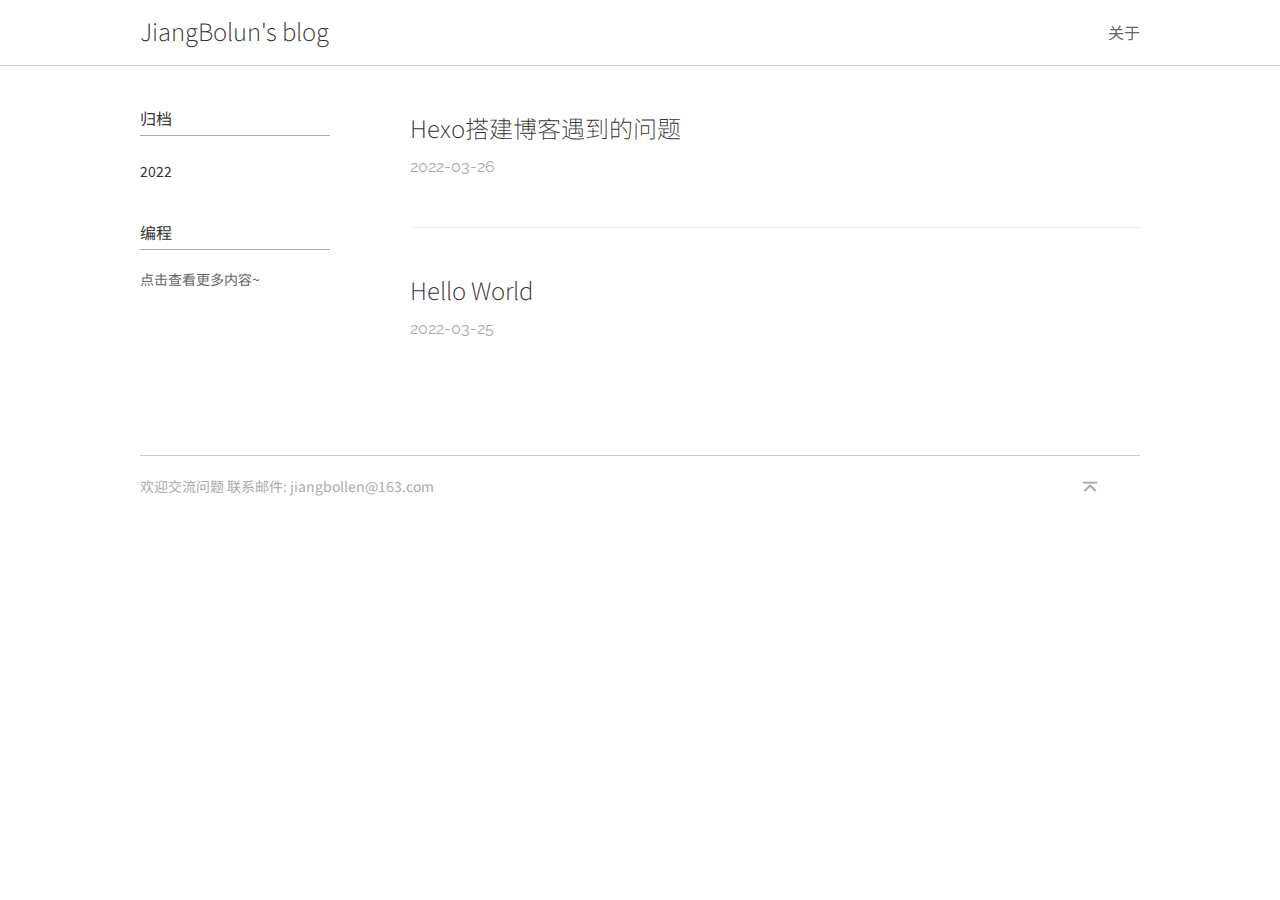
<file: index.html>
<!DOCTYPE html>
<html lang="en">
<head>
    <meta charset="utf-8">
    <meta http-equiv="X-UA-Compatible" content="IE=edge">
    <meta name="viewport" content="width=device-width, initial-scale=1">
    <meta name="description" content="">
    <title>JiangBolun's blog - </title>
    
      <link rel="icon" href="/img/favicon.ico">
    
    <meta name="keyword"  content="">
    
<link rel="stylesheet" href="/css/style.css">

    <script async src="//busuanzi.ibruce.info/busuanzi/2.3/busuanzi.pure.mini.js"></script>
<meta name="generator" content="Hexo 6.1.0"></head>


<body>
  <div class="loading-wrapper">
    <div class="loading">
      <span></span>
      <span></span>
      <span></span>
    </div>
  </div>
  <div class="page">
    <div class="head">
      <header class="head-header">
  <div class="head-authorH">
    <a href="/" class="head-authorLink">
      JiangBolun&#39;s blog</a>
    </div>
  <div class="head-right">
    <!-- <div class="head-search">
      <input class="head-searchK"></input>
      <span class="head-searchT">
        </span>
    </div> -->
    <button class="barWrap" id="barWrap-toggle">
      <span class="bar"></span>
      <span class="bar"></span>
      <span class="bar"></span>
    </button>
    <div class="head-about" id="head-about">
      
      <a class="head-aboutLink" href="/about">
        关于</a>
      
    </div>
  </div>
</header>
    </div>
    <div class="main">
      <div class="barShow-head" id="barShow">
  <ul class="barShow-ul">
    
      <li class="barShow-item">
        <a href="/archives">
          <span>归档</span>
        </a>
      </li>
    
      <li class="barShow-item">
        <a href="/categories/posts1">
          <span>编程</span>
        </a>
      </li>
    
    
      <li class="barShow-item">
        <a href="/about">
          <span>关于</span>
        </a>
      </li>
    
  </ul>
</div>
      <div class="menu-nav">
  
  <div class="menu-nav-item">
    <div class="menu-nav-item-tit">
      <a href="/archives">
        <span>
          归档</span>
      </a>
    </div>
    <div class="menu-nav-item-cont archives">
      <ul class="archive-list"><li class="archive-list-item"><a class="archive-list-link" href="/archives/2022/">2022</a></li></ul>

    </div>
  </div>
  
  <div class="menu-nav-item">
    <div class="menu-nav-item-tit">
      <a href="/categories/posts1">
        <span>
          编程</span>
      </a>
    </div>
    <div class="menu-nav-item-cont posts">
      
      <p class="menu-nav-item empty">点击查看更多内容~</p>


    </div>
  </div>
  
</div>

<div id="index-content" class="content">
  
    <article class="post-item ">
  <header class="post-item-head">
    <h2 class="post-item-title ">
      <a class="title" href="/2022/03/26/Hexo%E6%90%AD%E5%BB%BA%E5%8D%9A%E5%AE%A2%E9%81%87%E5%88%B0%E7%9A%84%E9%97%AE%E9%A2%98/">
        Hexo搭建博客遇到的问题
      </a>
    </h2>
  </header>
  <div class="post-item-datetag ">
    <div class="post-item-date">
      <time class="post-time" title="2022-03-26 17:22:28" datetime="2022-03-26T09:22:28.782Z" itemprop="datePublished">
  2022-03-26</time>
    </div>
    <div class="post-item-tag">
      
    </div>
  </div>

  <div class="article-entry " itemprop="articleBody">
    
  </div>
</article>
  
    <article class="post-item ">
  <header class="post-item-head">
    <h2 class="post-item-title ">
      <a class="title" href="/2022/03/25/hello-world/">
        Hello World
      </a>
    </h2>
  </header>
  <div class="post-item-datetag ">
    <div class="post-item-date">
      <time class="post-time" title="2022-03-25 22:19:20" datetime="2022-03-25T14:19:20.314Z" itemprop="datePublished">
  2022-03-25</time>
    </div>
    <div class="post-item-tag">
      
    </div>
  </div>

  <div class="article-entry " itemprop="articleBody">
    
  </div>
</article>
  

  <div class="pagination">
    

  </div>
</div>
    </div>
    <footer class="footer-nav">
      <div class="footer">
        <div class="back-top" id="back-top" title="Back to top">
          <i class="icon icon-chevron-bar-up"></i>
        </div>
        <span class="footer-msg">
  
  <!-- <div>
    <span id="busuanzi_container_site_pv">
      <span id="busuanzi_value_site_pv"></span> PV
    </span>
    <span id="busuanzi_container_site_uv">
      <span id="busuanzi_value_site_uv"></span> UV
    </span>
  </div> -->
  欢迎交流问题 联系邮件: jiangbollen@163.com
  <!-- 
  
  
    <span class="timeDivide">-</span>
    2022
  
  JiangBolun.
  Power by
  <a href="https://hexo.io/" target="_blank" rel="external nofollow">Hexo</a>
  and
  <a href="https://github.com/Cerallin/hexo-theme-yuzu"
      target="_blank" rel="external nofollow" title="v2.1">
    Theme Yuzu</a>. -->
</span>

      </div>
    </footer>
    


<script src="/js/clipboard/clipboard.min.js"></script>


<script src="/js/theme.js"></script>


<script src="/js/index.js"></script>




  </div>
</body>
</file>
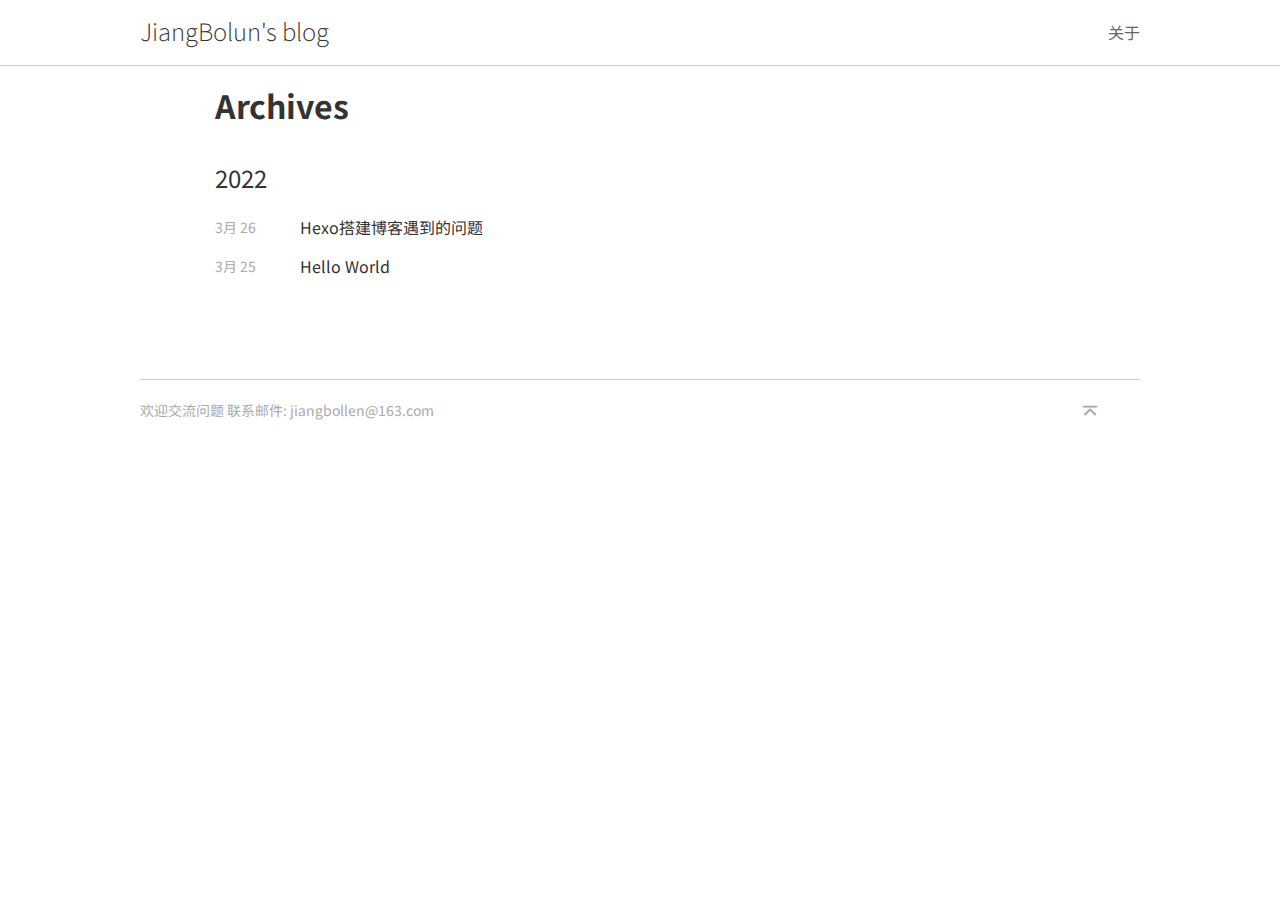
<file: archives/index.html>
<!DOCTYPE html>
<html lang="en">
<head>
    <meta charset="utf-8">
    <meta http-equiv="X-UA-Compatible" content="IE=edge">
    <meta name="viewport" content="width=device-width, initial-scale=1">
    <meta name="description" content="">
    <title>JiangBolun's blog - </title>
    
      <link rel="icon" href="/img/favicon.ico">
    
    <meta name="keyword"  content="">
    
<link rel="stylesheet" href="/css/style.css">

    <script async src="//busuanzi.ibruce.info/busuanzi/2.3/busuanzi.pure.mini.js"></script>
<meta name="generator" content="Hexo 6.1.0"></head>


<body>
  <div class="loading-wrapper">
    <div class="loading">
      <span></span>
      <span></span>
      <span></span>
    </div>
  </div>
  <div class="page">
    <div class="head">
      <header class="head-header">
  <div class="head-authorH">
    <a href="/" class="head-authorLink">
      JiangBolun&#39;s blog</a>
    </div>
  <div class="head-right">
    <!-- <div class="head-search">
      <input class="head-searchK"></input>
      <span class="head-searchT">
        </span>
    </div> -->
    <button class="barWrap" id="barWrap-toggle">
      <span class="bar"></span>
      <span class="bar"></span>
      <span class="bar"></span>
    </button>
    <div class="head-about" id="head-about">
      
      <a class="head-aboutLink" href="/about">
        关于</a>
      
    </div>
  </div>
</header>
    </div>
    <div class="main">
      <div class="barShow-head" id="barShow">
  <ul class="barShow-ul">
    
      <li class="barShow-item">
        <a href="/archives">
          <span>归档</span>
        </a>
      </li>
    
      <li class="barShow-item">
        <a href="/categories/posts1">
          <span>编程</span>
        </a>
      </li>
    
    
      <li class="barShow-item">
        <a href="/about">
          <span>关于</span>
        </a>
      </li>
    
  </ul>
</div>
      <h1 class="archive-title">
  Archives
</h1>


  
  
    
    
      
      
      <section class="archives-wrap">
        <div class="archive-year">2022</div>
        <div class="archives-year-cont">
    
    <div class="archive-item">
  <span class="archive-artDate">
    <time class="post-time" title="2022-03-26 17:22:28" datetime="2022-03-26T09:22:28.782Z" itemprop="datePublished">
      3月 26
    </time>
  </span>
  <span class="archive-arttitle">
    
        
          <a href="/2022/03/26/Hexo%E6%90%AD%E5%BB%BA%E5%8D%9A%E5%AE%A2%E9%81%87%E5%88%B0%E7%9A%84%E9%97%AE%E9%A2%98/">
            Hexo搭建博客遇到的问题
          </a>
          
                
  </span>
</div>
  
    
    
    <div class="archive-item">
  <span class="archive-artDate">
    <time class="post-time" title="2022-03-25 22:19:20" datetime="2022-03-25T14:19:20.314Z" itemprop="datePublished">
      3月 25
    </time>
  </span>
  <span class="archive-arttitle">
    
        
          <a href="/2022/03/25/hello-world/">
            Hello World
          </a>
          
                
  </span>
</div>
  
  
    </div></section>
  


<div class="pagination archive-pagination">
  

</div>


    </div>
    <footer class="footer-nav">
      <div class="footer">
        <div class="back-top" id="back-top" title="Back to top">
          <i class="icon icon-chevron-bar-up"></i>
        </div>
        <span class="footer-msg">
  
  <!-- <div>
    <span id="busuanzi_container_site_pv">
      <span id="busuanzi_value_site_pv"></span> PV
    </span>
    <span id="busuanzi_container_site_uv">
      <span id="busuanzi_value_site_uv"></span> UV
    </span>
  </div> -->
  欢迎交流问题 联系邮件: jiangbollen@163.com
  <!-- 
  
  
    <span class="timeDivide">-</span>
    2022
  
  JiangBolun.
  Power by
  <a href="https://hexo.io/" target="_blank" rel="external nofollow">Hexo</a>
  and
  <a href="https://github.com/Cerallin/hexo-theme-yuzu"
      target="_blank" rel="external nofollow" title="v2.1">
    Theme Yuzu</a>. -->
</span>

      </div>
    </footer>
    


<script src="/js/clipboard/clipboard.min.js"></script>


<script src="/js/theme.js"></script>


<script src="/js/index.js"></script>




  </div>
</body>
</file>
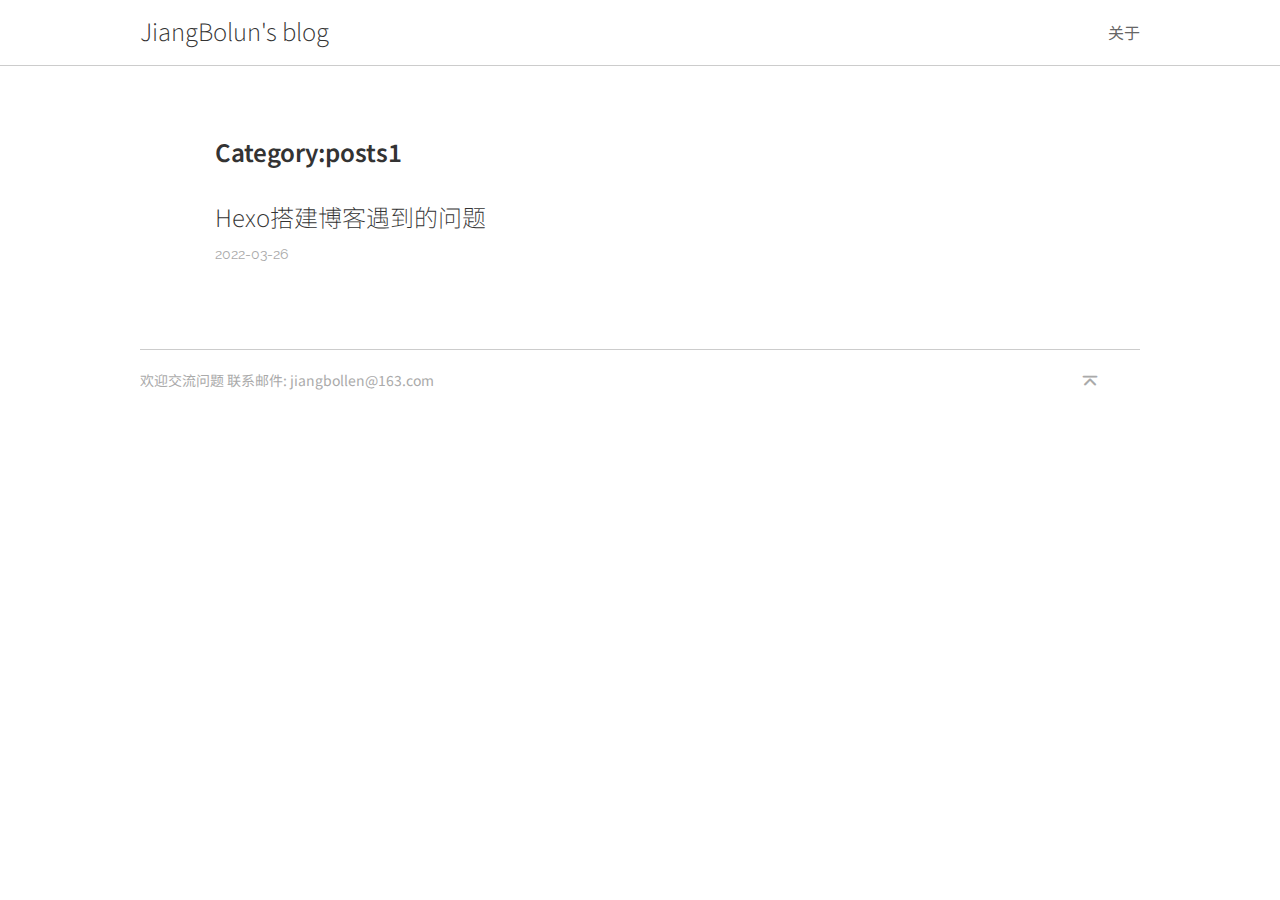
<file: categories/posts1/index.html>
<!DOCTYPE html>
<html lang="en">
<head>
    <meta charset="utf-8">
    <meta http-equiv="X-UA-Compatible" content="IE=edge">
    <meta name="viewport" content="width=device-width, initial-scale=1">
    <meta name="description" content="">
    <title>JiangBolun's blog - </title>
    
      <link rel="icon" href="/img/favicon.ico">
    
    <meta name="keyword"  content="">
    
<link rel="stylesheet" href="/css/style.css">

    <script async src="//busuanzi.ibruce.info/busuanzi/2.3/busuanzi.pure.mini.js"></script>
<meta name="generator" content="Hexo 6.1.0"></head>


<body>
  <div class="loading-wrapper">
    <div class="loading">
      <span></span>
      <span></span>
      <span></span>
    </div>
  </div>
  <div class="page">
    <div class="head">
      <header class="head-header">
  <div class="head-authorH">
    <a href="/" class="head-authorLink">
      JiangBolun&#39;s blog</a>
    </div>
  <div class="head-right">
    <!-- <div class="head-search">
      <input class="head-searchK"></input>
      <span class="head-searchT">
        </span>
    </div> -->
    <button class="barWrap" id="barWrap-toggle">
      <span class="bar"></span>
      <span class="bar"></span>
      <span class="bar"></span>
    </button>
    <div class="head-about" id="head-about">
      
      <a class="head-aboutLink" href="/about">
        关于</a>
      
    </div>
  </div>
</header>
    </div>
    <div class="main">
      <div class="barShow-head" id="barShow">
  <ul class="barShow-ul">
    
      <li class="barShow-item">
        <a href="/archives">
          <span>归档</span>
        </a>
      </li>
    
      <li class="barShow-item">
        <a href="/categories/posts1">
          <span>编程</span>
        </a>
      </li>
    
    
      <li class="barShow-item">
        <a href="/about">
          <span>关于</span>
        </a>
      </li>
    
  </ul>
</div>
      <div class="category">
  <p class="signature">
    
  </p>
  <h1>Category:posts1</h1>
  <div class="post-item-cont">
    
    <article class="post-item condense">
  <header class="post-item-head">
    <h2 class="post-item-title condense">
      <a class="title" href="/2022/03/26/Hexo%E6%90%AD%E5%BB%BA%E5%8D%9A%E5%AE%A2%E9%81%87%E5%88%B0%E7%9A%84%E9%97%AE%E9%A2%98/">
        Hexo搭建博客遇到的问题
      </a>
    </h2>
  </header>
  <div class="post-item-datetag condense">
    <div class="post-item-date">
      <time class="post-time" title="2022-03-26 17:22:28" datetime="2022-03-26T09:22:28.782Z" itemprop="datePublished">
  2022-03-26</time>
    </div>
    <div class="post-item-tag">
      
    </div>
  </div>

  <div class="article-entry condense" itemprop="articleBody">
    
  </div>
</article>
    
  </div>

  <div class="pagination">
    

  </div>
</div>

    </div>
    <footer class="footer-nav">
      <div class="footer">
        <div class="back-top" id="back-top" title="Back to top">
          <i class="icon icon-chevron-bar-up"></i>
        </div>
        <span class="footer-msg">
  
  <!-- <div>
    <span id="busuanzi_container_site_pv">
      <span id="busuanzi_value_site_pv"></span> PV
    </span>
    <span id="busuanzi_container_site_uv">
      <span id="busuanzi_value_site_uv"></span> UV
    </span>
  </div> -->
  欢迎交流问题 联系邮件: jiangbollen@163.com
  <!-- 
  
  
    <span class="timeDivide">-</span>
    2022
  
  JiangBolun.
  Power by
  <a href="https://hexo.io/" target="_blank" rel="external nofollow">Hexo</a>
  and
  <a href="https://github.com/Cerallin/hexo-theme-yuzu"
      target="_blank" rel="external nofollow" title="v2.1">
    Theme Yuzu</a>. -->
</span>

      </div>
    </footer>
    


<script src="/js/clipboard/clipboard.min.js"></script>


<script src="/js/theme.js"></script>


<script src="/js/index.js"></script>




  </div>
</body>
</file>
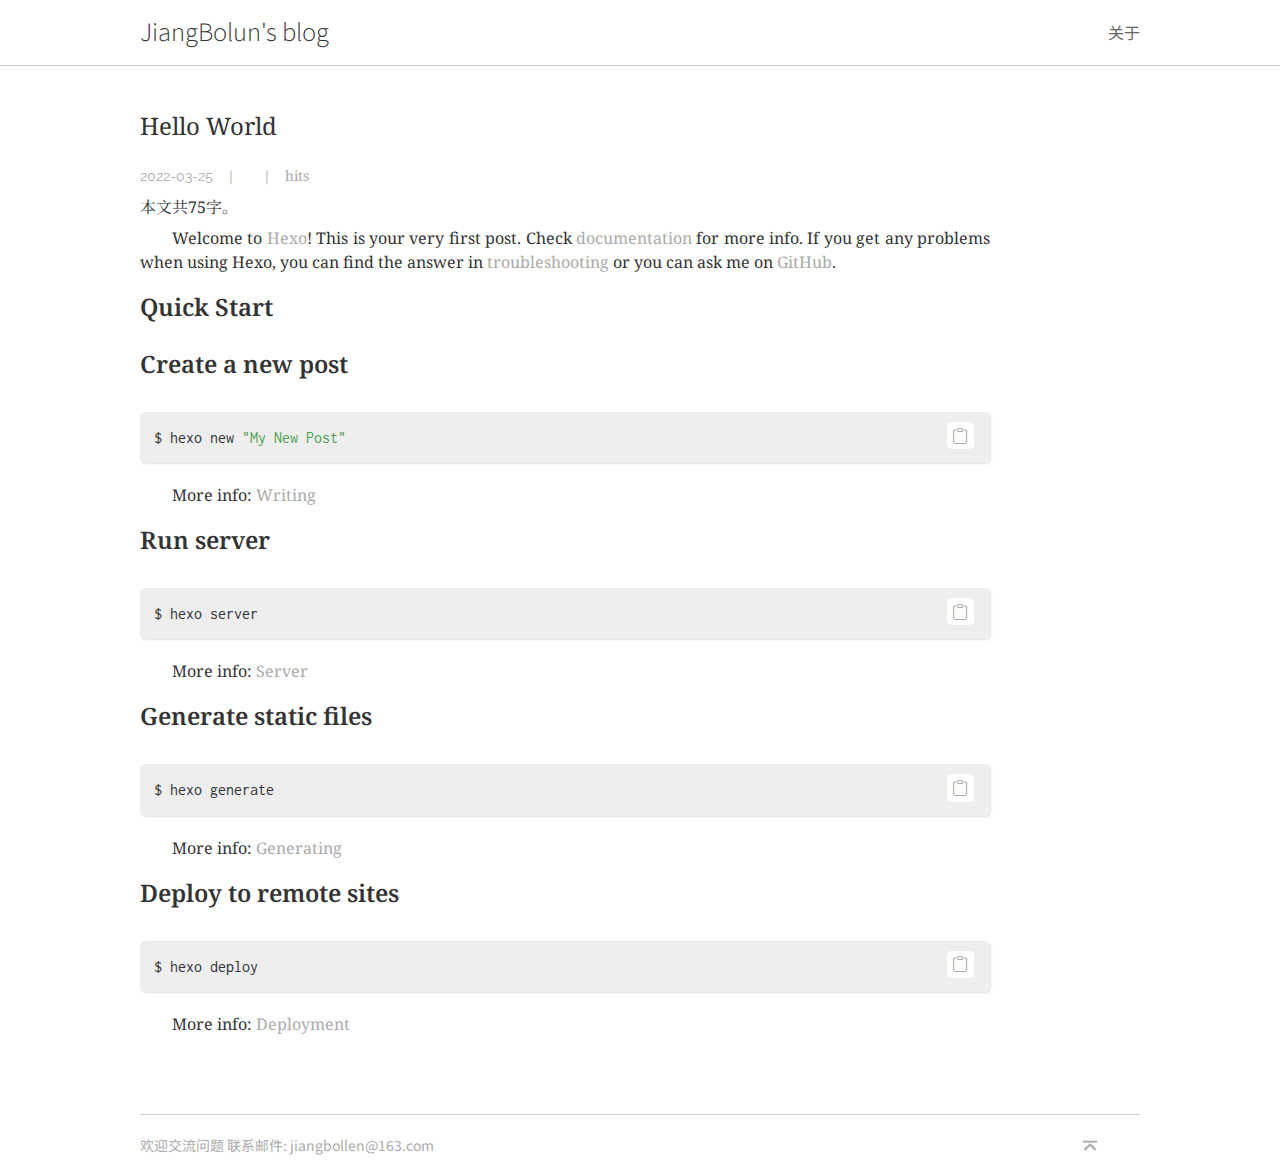
<file: 2022/03/25/hello-world/index.html>
<!DOCTYPE html>
<html lang="en">
<head>
    <meta charset="utf-8">
    <meta http-equiv="X-UA-Compatible" content="IE=edge">
    <meta name="viewport" content="width=device-width, initial-scale=1">
    <meta name="description" content="">
    <title>JiangBolun's blog - </title>
    
      <link rel="icon" href="/img/favicon.ico">
    
    <meta name="keyword"  content="">
    
<link rel="stylesheet" href="/css/style.css">

    <script async src="//busuanzi.ibruce.info/busuanzi/2.3/busuanzi.pure.mini.js"></script>
<meta name="generator" content="Hexo 6.1.0"></head>


<body>
  <div class="loading-wrapper">
    <div class="loading">
      <span></span>
      <span></span>
      <span></span>
    </div>
  </div>
  <div class="page">
    <div class="head">
      <header class="head-header">
  <div class="head-authorH">
    <a href="/" class="head-authorLink">
      JiangBolun&#39;s blog</a>
    </div>
  <div class="head-right">
    <!-- <div class="head-search">
      <input class="head-searchK"></input>
      <span class="head-searchT">
        </span>
    </div> -->
    <button class="barWrap" id="barWrap-toggle">
      <span class="bar"></span>
      <span class="bar"></span>
      <span class="bar"></span>
    </button>
    <div class="head-about" id="head-about">
      
      <a class="head-aboutLink" href="/about">
        关于</a>
      
    </div>
  </div>
</header>
    </div>
    <div class="main">
      <div class="barShow-head" id="barShow">
  <ul class="barShow-ul">
    
      <li class="barShow-item">
        <a href="/archives">
          <span>归档</span>
        </a>
      </li>
    
      <li class="barShow-item">
        <a href="/categories/posts1">
          <span>编程</span>
        </a>
      </li>
    
    
      <li class="barShow-item">
        <a href="/about">
          <span>关于</span>
        </a>
      </li>
    
  </ul>
</div>
      <article class="post" id="post">
  <header class="post-head">
    <h1 class="post-title">
      <a class="title" href="/2022/03/25/hello-world/">
        Hello World
      </a>
    </h1>
  </header>
  <div class="post-datetag">
    <div class="post-date">
      <time class="post-time" title="2022-03-25 22:19:20" datetime="2022-03-25T14:19:20.314Z" itemprop="datePublished">
  2022-03-25</time>
    </div>
    |
    <div class="post-tag">
      
    </div>
    |
    <div class="post-visit">
      <span id="busuanzi_container_page_pv">
        <span id="busuanzi_value_page_pv"></span> hits
      </span>
    </div>
  </div>

  
    <div class="post-word-count">
      

本文共75字。

    </div>
  

  

  <div class="article-entry" itemprop="articleBody">
    <p>Welcome to <a target="_blank" rel="noopener" href="https://hexo.io/">Hexo</a>! This is your very first post. Check <a target="_blank" rel="noopener" href="https://hexo.io/docs/">documentation</a> for more info. If you get any problems when using Hexo, you can find the answer in <a target="_blank" rel="noopener" href="https://hexo.io/docs/troubleshooting.html">troubleshooting</a> or you can ask me on <a target="_blank" rel="noopener" href="https://github.com/hexojs/hexo/issues">GitHub</a>.</p>
<h2 id="Quick-Start"><a href="#Quick-Start" class="headerlink" title="Quick Start"></a>Quick Start</h2><h3 id="Create-a-new-post"><a href="#Create-a-new-post" class="headerlink" title="Create a new post"></a>Create a new post</h3><figure class="highlight bash"><table><tr><td class="gutter"><pre><span class="line">1</span><br></pre></td><td class="code"><pre><span class="line">$ hexo new <span class="string">&quot;My New Post&quot;</span></span><br></pre></td></tr></table></figure>

<p>More info: <a target="_blank" rel="noopener" href="https://hexo.io/docs/writing.html">Writing</a></p>
<h3 id="Run-server"><a href="#Run-server" class="headerlink" title="Run server"></a>Run server</h3><figure class="highlight bash"><table><tr><td class="gutter"><pre><span class="line">1</span><br></pre></td><td class="code"><pre><span class="line">$ hexo server</span><br></pre></td></tr></table></figure>

<p>More info: <a target="_blank" rel="noopener" href="https://hexo.io/docs/server.html">Server</a></p>
<h3 id="Generate-static-files"><a href="#Generate-static-files" class="headerlink" title="Generate static files"></a>Generate static files</h3><figure class="highlight bash"><table><tr><td class="gutter"><pre><span class="line">1</span><br></pre></td><td class="code"><pre><span class="line">$ hexo generate</span><br></pre></td></tr></table></figure>

<p>More info: <a target="_blank" rel="noopener" href="https://hexo.io/docs/generating.html">Generating</a></p>
<h3 id="Deploy-to-remote-sites"><a href="#Deploy-to-remote-sites" class="headerlink" title="Deploy to remote sites"></a>Deploy to remote sites</h3><figure class="highlight bash"><table><tr><td class="gutter"><pre><span class="line">1</span><br></pre></td><td class="code"><pre><span class="line">$ hexo deploy</span><br></pre></td></tr></table></figure>

<p>More info: <a target="_blank" rel="noopener" href="https://hexo.io/docs/one-command-deployment.html">Deployment</a></p>

  </div>
</article>


    </div>
    <footer class="footer-nav">
      <div class="footer">
        <div class="back-top" id="back-top" title="Back to top">
          <i class="icon icon-chevron-bar-up"></i>
        </div>
        <span class="footer-msg">
  
  <!-- <div>
    <span id="busuanzi_container_site_pv">
      <span id="busuanzi_value_site_pv"></span> PV
    </span>
    <span id="busuanzi_container_site_uv">
      <span id="busuanzi_value_site_uv"></span> UV
    </span>
  </div> -->
  欢迎交流问题 联系邮件: jiangbollen@163.com
  <!-- 
  
  
    <span class="timeDivide">-</span>
    2022
  
  JiangBolun.
  Power by
  <a href="https://hexo.io/" target="_blank" rel="external nofollow">Hexo</a>
  and
  <a href="https://github.com/Cerallin/hexo-theme-yuzu"
      target="_blank" rel="external nofollow" title="v2.1">
    Theme Yuzu</a>. -->
</span>

      </div>
    </footer>
    


<script src="/js/clipboard/clipboard.min.js"></script>


<script src="/js/theme.js"></script>


<script src="/js/index.js"></script>




  </div>
</body>
</file>
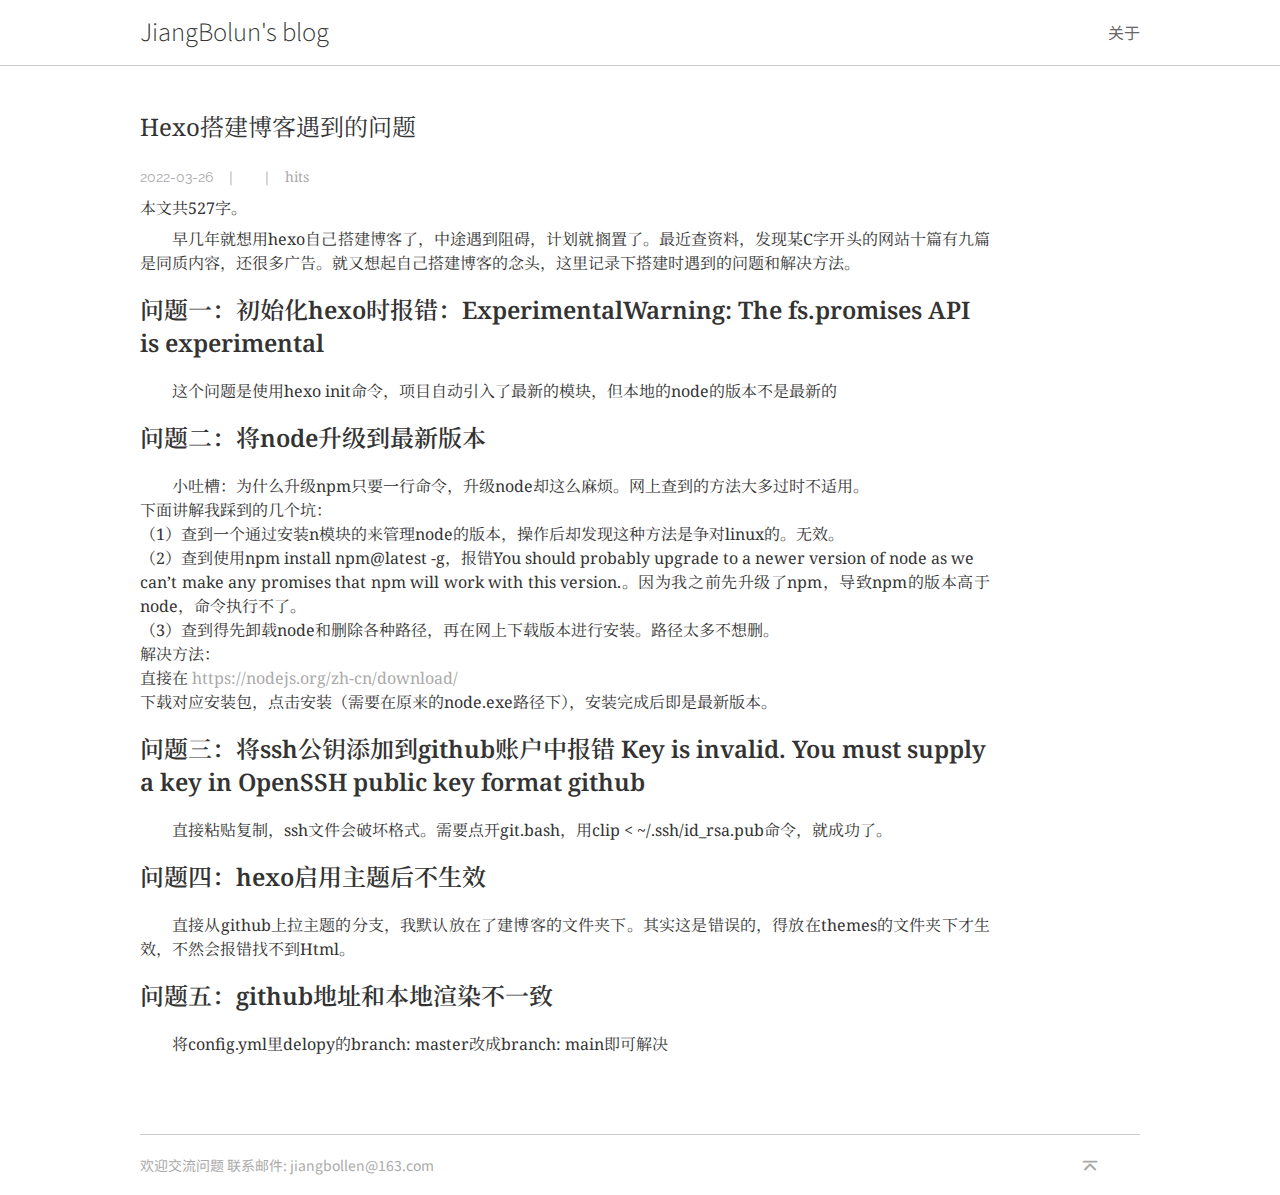
<file: 2022/03/26/Hexo搭建博客遇到的问题/index.html>
<!DOCTYPE html>
<html lang="en">
<head>
    <meta charset="utf-8">
    <meta http-equiv="X-UA-Compatible" content="IE=edge">
    <meta name="viewport" content="width=device-width, initial-scale=1">
    <meta name="description" content="">
    <title>JiangBolun's blog - </title>
    
      <link rel="icon" href="/img/favicon.ico">
    
    <meta name="keyword"  content="">
    
<link rel="stylesheet" href="/css/style.css">

    <script async src="//busuanzi.ibruce.info/busuanzi/2.3/busuanzi.pure.mini.js"></script>
<meta name="generator" content="Hexo 6.1.0"></head>


<body>
  <div class="loading-wrapper">
    <div class="loading">
      <span></span>
      <span></span>
      <span></span>
    </div>
  </div>
  <div class="page">
    <div class="head">
      <header class="head-header">
  <div class="head-authorH">
    <a href="/" class="head-authorLink">
      JiangBolun&#39;s blog</a>
    </div>
  <div class="head-right">
    <!-- <div class="head-search">
      <input class="head-searchK"></input>
      <span class="head-searchT">
        </span>
    </div> -->
    <button class="barWrap" id="barWrap-toggle">
      <span class="bar"></span>
      <span class="bar"></span>
      <span class="bar"></span>
    </button>
    <div class="head-about" id="head-about">
      
      <a class="head-aboutLink" href="/about">
        关于</a>
      
    </div>
  </div>
</header>
    </div>
    <div class="main">
      <div class="barShow-head" id="barShow">
  <ul class="barShow-ul">
    
      <li class="barShow-item">
        <a href="/archives">
          <span>归档</span>
        </a>
      </li>
    
      <li class="barShow-item">
        <a href="/categories/posts1">
          <span>编程</span>
        </a>
      </li>
    
    
      <li class="barShow-item">
        <a href="/about">
          <span>关于</span>
        </a>
      </li>
    
  </ul>
</div>
      <article class="post" id="post">
  <header class="post-head">
    <h1 class="post-title">
      <a class="title" href="/2022/03/26/Hexo%E6%90%AD%E5%BB%BA%E5%8D%9A%E5%AE%A2%E9%81%87%E5%88%B0%E7%9A%84%E9%97%AE%E9%A2%98/">
        Hexo搭建博客遇到的问题
      </a>
    </h1>
  </header>
  <div class="post-datetag">
    <div class="post-date">
      <time class="post-time" title="2022-03-26 17:22:28" datetime="2022-03-26T09:22:28.782Z" itemprop="datePublished">
  2022-03-26</time>
    </div>
    |
    <div class="post-tag">
      
    </div>
    |
    <div class="post-visit">
      <span id="busuanzi_container_page_pv">
        <span id="busuanzi_value_page_pv"></span> hits
      </span>
    </div>
  </div>

  
    <div class="post-word-count">
      

本文共527字。

    </div>
  

  

  <div class="article-entry" itemprop="articleBody">
    <p>早几年就想用hexo自己搭建博客了，中途遇到阻碍，计划就搁置了。最近查资料，发现某C字开头的网站十篇有九篇是同质内容，还很多广告。就又想起自己搭建博客的念头，这里记录下搭建时遇到的问题和解决方法。</p>
<h2 id="问题一：初始化hexo时报错：ExperimentalWarning-The-fs-promises-API-is-experimental"><a href="#问题一：初始化hexo时报错：ExperimentalWarning-The-fs-promises-API-is-experimental" class="headerlink" title="问题一：初始化hexo时报错：ExperimentalWarning: The fs.promises API is experimental"></a>问题一：初始化hexo时报错：ExperimentalWarning: The fs.promises API is experimental</h2><p>这个问题是使用hexo init命令，项目自动引入了最新的模块，但本地的node的版本不是最新的</p>
<h3 id="问题二：将node升级到最新版本"><a href="#问题二：将node升级到最新版本" class="headerlink" title="问题二：将node升级到最新版本"></a>问题二：将node升级到最新版本</h3><p>小吐槽：为什么升级npm只要一行命令，升级node却这么麻烦。网上查到的方法大多过时不适用。<br>下面讲解我踩到的几个坑：<br>（1）查到一个通过安装n模块的来管理node的版本，操作后却发现这种方法是争对linux的。无效。<br>（2）查到使用npm install npm@latest -g，报错You should probably upgrade to a newer version of node as we<br>can’t make any promises that npm will work with this version.。因为我之前先升级了npm，导致npm的版本高于node，命令执行不了。<br>（3）查到得先卸载node和删除各种路径，再在网上下载版本进行安装。路径太多不想删。<br>解决方法：<br>直接在 <a target="_blank" rel="noopener" href="https://nodejs.org/zh-cn/download/">https://nodejs.org/zh-cn/download/</a><br>下载对应安装包，点击安装（需要在原来的node.exe路径下），安装完成后即是最新版本。</p>
<h3 id="问题三：将ssh公钥添加到github账户中报错-Key-is-invalid-You-must-supply-a-key-in-OpenSSH-public-key-format-github"><a href="#问题三：将ssh公钥添加到github账户中报错-Key-is-invalid-You-must-supply-a-key-in-OpenSSH-public-key-format-github" class="headerlink" title="问题三：将ssh公钥添加到github账户中报错 Key is invalid. You must supply a key in OpenSSH public key format github"></a>问题三：将ssh公钥添加到github账户中报错 Key is invalid. You must supply a key in OpenSSH public key format github</h3><p>直接粘贴复制，ssh文件会破坏格式。需要点开git.bash，用clip &lt; ~&#x2F;.ssh&#x2F;id_rsa.pub命令，就成功了。</p>
<h3 id="问题四：hexo启用主题后不生效"><a href="#问题四：hexo启用主题后不生效" class="headerlink" title="问题四：hexo启用主题后不生效"></a>问题四：hexo启用主题后不生效</h3><p>直接从github上拉主题的分支，我默认放在了建博客的文件夹下。其实这是错误的，得放在themes的文件夹下才生效，不然会报错找不到Html。</p>
<h3 id="问题五：github地址和本地渲染不一致"><a href="#问题五：github地址和本地渲染不一致" class="headerlink" title="问题五：github地址和本地渲染不一致"></a>问题五：github地址和本地渲染不一致</h3><p>将config.yml里delopy的branch: master改成branch: main即可解决</p>

  </div>
</article>


    </div>
    <footer class="footer-nav">
      <div class="footer">
        <div class="back-top" id="back-top" title="Back to top">
          <i class="icon icon-chevron-bar-up"></i>
        </div>
        <span class="footer-msg">
  
  <!-- <div>
    <span id="busuanzi_container_site_pv">
      <span id="busuanzi_value_site_pv"></span> PV
    </span>
    <span id="busuanzi_container_site_uv">
      <span id="busuanzi_value_site_uv"></span> UV
    </span>
  </div> -->
  欢迎交流问题 联系邮件: jiangbollen@163.com
  <!-- 
  
  
    <span class="timeDivide">-</span>
    2022
  
  JiangBolun.
  Power by
  <a href="https://hexo.io/" target="_blank" rel="external nofollow">Hexo</a>
  and
  <a href="https://github.com/Cerallin/hexo-theme-yuzu"
      target="_blank" rel="external nofollow" title="v2.1">
    Theme Yuzu</a>. -->
</span>

      </div>
    </footer>
    


<script src="/js/clipboard/clipboard.min.js"></script>


<script src="/js/theme.js"></script>


<script src="/js/index.js"></script>




  </div>
</body>
</file>
<file: css/style.css>
@import url("https://fonts.googleapis.com/css2?family=Noto Sans SC&display=swap");
@import url("https://fonts.googleapis.com/css2?family=Noto Serif&display=swap");
@import url("https://fonts.googleapis.com/css2?family=Noto Serif SC&display=swap");
@import url("https://fonts.googleapis.com/css2?family=Raleway&display=swap");
@import url("https://fonts.googleapis.com/css2?family=Inconsolata&display=swap");
@font-face {
  font-family: 'icon';
  src: url("/fonts/icons.eot?9xf5m2");
  src: url("/fonts/icons.eot?9xf5m2#iefix") format('embedded-opentype'), url("/fonts/icons.ttf?9xf5m2") format('truetype'), url("/fonts/icons.woff?9xf5m2") format('woff'), url("/fonts/icons.svg?9xf5m2#icons") format('svg');
  font-weight: normal;
  font-style: normal;
  font-display: block;
}
.icon {
  font-family: 'icon';
  font-style: normal;
}
@media (prefers-color-scheme: light) {
  .icon {
    color: #aaa;
  }
}
@media (prefers-color-scheme: dark) {
  .icon {
    color: #7d7d7d;
  }
}
.icon-chevron-bar-up:before {
  content: '\e900';
}
.icon-chevron-right:before {
  content: '\e901';
}
.icon-chevron-left:before {
  content: '\e902';
}
.icon-clipboard-check:before {
  content: '\e903';
}
.icon-clipboard:before {
  content: '\e904';
}
.pagination {
  padding-bottom: 36px;
}
.pagination .nav-link {
  display: flex;
  flex-direction: row;
  align-items: center;
}
.pagination .nav-link i {
  margin-bottom: -2px;
}
.pagination .nav-link.prev {
  float: left;
}
.pagination .nav-link.next {
  float: right;
}
.archive-title {
  max-width: 850px;
  margin: 0.5em auto 1em auto;
}
.archives-wrap {
  max-width: 850px;
  margin: 0 auto;
}
.archives-wrap .archive-year {
  font-size: 24px;
  font-weight: 400;
}
@media (prefers-color-scheme: light) {
  .archives-wrap .archive-year {
    color: #333;
  }
}
@media (prefers-color-scheme: dark) {
  .archives-wrap .archive-year {
    color: #cdcdcd;
  }
}
.archives-wrap .archives-year-cont {
  padding-top: 5px;
}
.archives-wrap .archives-year-cont .archive-item {
  margin: 15px 0px;
  padding-left: 0px;
  transition: all linear 0.2s;
}
.archives-wrap .archives-year-cont .archive-item .archive-artDate {
  font-size: 14px;
  display: block;
  float: left;
  line-height: 25px;
}
@media (prefers-color-scheme: light) {
  .archives-wrap .archives-year-cont .archive-item .archive-artDate {
    color: #aaa;
  }
}
@media (prefers-color-scheme: dark) {
  .archives-wrap .archives-year-cont .archive-item .archive-artDate {
    color: #565656;
  }
}
.archives-wrap .archives-year-cont .archive-item .archive-arttitle {
  display: block;
  margin-left: 85px;
}
@media (prefers-color-scheme: light) {
  .archives-wrap .archives-year-cont .archive-item .archive-arttitle a {
    color: #333;
  }
}
@media (prefers-color-scheme: dark) {
  .archives-wrap .archives-year-cont .archive-item .archive-arttitle a {
    color: #cdcdcd;
  }
}
.archives-wrap .archives-year-cont .archive-item:hover {
  padding-left: 5px;
}
@media (prefers-color-scheme: light) {
  .archives-wrap .archives-year-cont .archive-item:hover .archive-arttitle a:hover {
    color: #838383;
  }
}
@media (prefers-color-scheme: dark) {
  .archives-wrap .archives-year-cont .archive-item:hover .archive-arttitle a:hover {
    color: #7d7d7d;
  }
}
.archive-pagination {
  max-width: 850px;
  margin: 0 auto;
  padding: 20px 0px 36px 0px;
}
.article-entry .article-more-link {
  font-family: 'Noto Sans', 'Noto Sans SC';
  text-indent: 0;
  font-size: 16px;
}
.article-entry h1,
.article-entry h2,
.article-entry h3 {
  padding: 0.5rem 0 1rem 0;
  font-size: 24px;
  font-weight: 600;
}
.article-entry h3 {
  font-weight: 600;
}
.article-entry h4 {
  padding: 0.5rem 0 1rem 0;
  font-size: 16px;
  font-weight: 600;
}
.article-entry h5 {
  padding: 0.5rem 0 1rem 0;
  font-size: 16px;
  font-weight: 400;
  font-style: italic;
}
.article-entry .table-container {
  width: 100%;
  overflow-x: auto;
}
.article-entry .table-container p {
  text-indent: 0;
}
.article-entry .table-container table,
.article-entry >table,
.article-entry div>table {
  line-height: 2em;
  border-top: 2px solid;
  border-bottom: 2px solid;
  border-collapse: collapse;
  margin-bottom: 1em;
}
@media (prefers-color-scheme: light) {
  .article-entry .table-container table,
  .article-entry >table,
  .article-entry div>table {
    border-color: #000;
  }
}
@media (prefers-color-scheme: dark) {
  .article-entry .table-container table,
  .article-entry >table,
  .article-entry div>table {
    border-color: #fff;
  }
}
.article-entry .table-container table thead,
.article-entry >table thead,
.article-entry div>table thead {
  line-height: 3em;
  border-bottom: 1px solid;
}
@media (prefers-color-scheme: light) {
  .article-entry .table-container table thead,
  .article-entry >table thead,
  .article-entry div>table thead {
    border-color: #000;
  }
}
@media (prefers-color-scheme: dark) {
  .article-entry .table-container table thead,
  .article-entry >table thead,
  .article-entry div>table thead {
    border-color: #fff;
  }
}
.article-entry .table-container table thead th,
.article-entry >table thead th,
.article-entry div>table thead th {
  padding: 0 0.5em;
}
.article-entry .table-container table td,
.article-entry >table td,
.article-entry div>table td {
  padding: 0.25em 0.5em;
  white-space: nowrap;
}
.article-entry .table-container table td:first-child,
.article-entry >table td:first-child,
.article-entry div>table td:first-child,
.article-entry .table-container table th:first-child,
.article-entry >table th:first-child,
.article-entry div>table th:first-child {
  padding-left: 1em;
}
.article-entry .table-container table td:last-child,
.article-entry >table td:last-child,
.article-entry div>table td:last-child {
  padding-right: 1em;
}
.article-entry .figure-container {
  margin-top: 1em;
}
.article-entry .figure-container p {
  text-indent: 0;
}
.article-entry .figure-container p img {
  width: 80%;
  margin-left: 10%;
  text-align: center;
}
.article-entry figure {
  margin-top: 1em;
}
.article-entry figure figcaption {
  display: none;
}
.article-entry figure img {
  width: 80%;
  margin-left: 10%;
  text-align: center;
}
.article-entry.condense .article-more-link {
  font-size: 14px;
}
.article-entry.condense h1,
.article-entry.condense h2,
.article-entry.condense h3 {
  font-size: 16px;
}
.article-entry.condense ul,
.article-entry.condense li {
  font-size: 16px;
}
.post-item {
  padding: 40px 0;
  margin: auto;
  font-family: 'Noto Serif', 'Noto Serif SC', serif;
}
.post-item .post-item-head .post-item-title {
  margin: 0px 0px 10px;
  font-size: 24px;
  font-family: 'Noto Sans', 'Noto Sans SC';
}
.post-item .post-item-head .post-item-title a {
  position: relative;
  display: inline-block;
  vertical-align: middle;
  overflow: hidden;
  text-decoration: none;
  font-weight: 200;
}
@media (prefers-color-scheme: light) {
  .post-item .post-item-head .post-item-title a {
    color: #333;
  }
}
@media (prefers-color-scheme: dark) {
  .post-item .post-item-head .post-item-title a {
    color: #cdcdcd;
  }
}
.post-item .post-item-datetag {
  margin-bottom: 10px;
  font-size: 16px;
}
@media (prefers-color-scheme: light) {
  .post-item .post-item-datetag {
    color: #aaa;
  }
}
@media (prefers-color-scheme: dark) {
  .post-item .post-item-datetag {
    color: #565656;
  }
}
.post-item .post-item-datetag .post-item-date {
  display: inline-block;
}
.post-item .post-item-datetag .post-item-date .post-time {
  font-family: 'Raleway', Georgia, 'Times New Roman', Times, serif;
}
.post-item .post-item-datetag .post-item-tag {
  display: inline-block;
  margin-left: 20px;
  font-family: 'Noto Sans', 'Noto Sans SC';
}
.post-item p {
  line-height: 1.5em;
  text-indent: 2em;
  text-align: justify;
  font-size: 16px;
  font-family: 'Noto Serif', 'Noto Serif SC', sans-serif;
  font-weight: 400;
  word-break: break-word;
  padding-top: 0.25em;
  padding-bottom: 0.5em;
}
.post-item blockquote {
  padding-bottom: 0.5em;
}
.post-item blockquote p {
  text-indent: 0;
  font-size: 16px;
}
@media (prefers-color-scheme: light) {
  .post-item blockquote p {
    color: #838383;
  }
}
@media (prefers-color-scheme: dark) {
  .post-item blockquote p {
    color: #7d7d7d;
  }
}
.post-item blockquote p:before {
  content: '“';
  padding-right: 0.25em;
  font-family: fantasy;
  font-size: 24px;
}
.post-item blockquote p:after {
  content: '”';
  padding-left: 0.25em;
  font-family: fantasy;
  font-size: 24px;
}
.post-item blockquote p {
  font-size: 16px;
}
.post-item.condense {
  padding: 10px 0;
}
.post-item.condense .post-item-head .post-item-title {
  font-size: 24px;
}
.post-item.condense .post-item-datetag {
  font-size: 14px;
}
.post-item.condense p {
  font-size: 16px;
  padding-top: 2px;
  padding-bottom: 5px;
}
.post {
  padding: 40px 0;
  margin: auto;
  font-family: 'Noto Serif', 'Noto Serif SC', sans-serif;
  counter-reset: table-num;
  counter-reset: figure-num;
}
.post .post-head .post-title {
  margin: 0px 0px 1em;
  font-size: 24px;
}
.post .post-head .post-title a {
  position: relative;
  display: inline-block;
  vertical-align: middle;
  overflow: hidden;
  text-decoration: none;
  font-weight: 400;
}
@media (prefers-color-scheme: light) {
  .post .post-head .post-title a {
    color: #333;
  }
}
@media (prefers-color-scheme: dark) {
  .post .post-head .post-title a {
    color: #cdcdcd;
  }
}
.post .post-datetag {
  font-size: 14px;
  margin-bottom: 10px;
}
@media (prefers-color-scheme: light) {
  .post .post-datetag {
    color: #aaa;
  }
}
@media (prefers-color-scheme: dark) {
  .post .post-datetag {
    color: #565656;
  }
}
.post .post-datetag .post-date {
  display: inline-block;
  margin-right: 10px;
}
.post .post-datetag .post-date .post-time {
  font-family: 'Raleway', Georgia, 'Times New Roman', Times, serif;
}
.post .post-datetag .post-tag {
  display: inline-block;
  margin: 0 10px;
}
.post .post-datetag .post-tag a {
  text-decoration: none;
}
@media (prefers-color-scheme: light) {
  .post .post-datetag .post-tag a {
    color: #aaa;
  }
}
@media (prefers-color-scheme: dark) {
  .post .post-datetag .post-tag a {
    color: #565656;
  }
}
.post .post-datetag .post-visit {
  display: inline-block;
  margin: 0 10px;
}
.post .post-word-count {
  margin-bottom: 0.25em;
}
.post .post-cc {
  font-size: 16px;
  margin-bottom: 1.25em;
}
@media (prefers-color-scheme: light) {
  .post .post-cc {
    color: #333;
  }
}
@media (prefers-color-scheme: dark) {
  .post .post-cc {
    color: #cdcdcd;
  }
}
.post p {
  line-height: 1.5em;
  text-indent: 2em;
  text-align: justify;
  font-size: 16px;
  font-family: 'Noto Serif', 'Noto Serif SC', sans-serif;
  font-weight: 400;
  word-break: break-word;
  padding-top: 0.25em;
  padding-bottom: 0.5em;
}
.post p code {
  vertical-align: middle;
  padding: 3px 0.4em;
  border-radius: 5px;
}
@media (prefers-color-scheme: light) {
  .post p code {
    color: $code-color-light;
  }
}
@media (prefers-color-scheme: dark) {
  .post p code {
    color: $code-color-dark;
  }
}
.post blockquote {
  padding-bottom: 0.5em;
}
.post blockquote p {
  text-indent: 0;
  font-size: 16px;
}
@media (prefers-color-scheme: light) {
  .post blockquote p {
    color: #838383;
  }
}
@media (prefers-color-scheme: dark) {
  .post blockquote p {
    color: #7d7d7d;
  }
}
.post blockquote p:before {
  content: '“';
  padding-right: 0.25em;
  font-family: fantasy;
  font-size: 24px;
}
.post blockquote p:after {
  content: '”';
  padding-left: 0.25em;
  font-family: fantasy;
  font-size: 24px;
}
.post .table-container {
  margin-top: 1.5em;
  margin-bottom: 1em;
}
.post .table-container table {
  margin-left: auto;
  margin-right: auto;
}
.post .table-container .table-title {
  font-size: 16px;
  font-weight: 600;
  text-align: center;
  counter-increment: table-num;
}
.post .table-container .table-title:before {
  content: '表' counter(table-num) '. ';
}
.post >table,
.post div>table {
  min-width: 60%;
  margin-top: 1.5em;
  margin-bottom: 1em;
  margin-left: auto;
  margin-right: auto;
}
.post caption {
  font-size: 16px;
  font-weight: 600;
  text-align: center;
}
.post .figure-container {
  margin-bottom: 1.5em;
}
.post .figure-container .figure-title {
  font-size: 16px;
  font-weight: 600;
  text-align: center;
  counter-increment: figure-num;
}
.post .figure-container .figure-title:before {
  content: '图' counter(figure-num) '. ';
}
.post figure figcaption {
  font-size: 16px;
  font-weight: 600;
  text-align: center;
  display: block;
  margin-top: 0.5em;
  margin-bottom: 1.5em;
}
.footer-msg a {
  text-decoration: none;
}
@media (prefers-color-scheme: light) {
  .footer-msg a {
    color: #aaa;
  }
}
@media (prefers-color-scheme: dark) {
  .footer-msg a {
    color: #565656;
  }
}
.barShow-head {
  display: none;
}
.barShow {
  animation: showBlock 0.4s forwards;
  display: block !important;
  z-index: 10;
}
.barShow-ul {
  padding-left: 20px;
  width: 100%;
  margin-top: 10px;
  margin-bottom: 10px;
}
.barShow-ul .barShow-item a {
  font-size: 16px;
  display: inline-block;
  margin: 8px auto;
  padding-left: 0px;
}
@media (prefers-color-scheme: light) {
  .barShow-ul .barShow-item a {
    color: #333;
  }
}
@media (prefers-color-scheme: dark) {
  .barShow-ul .barShow-item a {
    color: #cdcdcd;
  }
}
.barShow-hide {
  animation: hideBlock 0.4s forwards;
  z-index: 10;
  display: block !important;
  opacity: 1;
  height: 150px;
}
@-moz-keyframes showBlock {
  0% {
    opacity: 0;
  }
  100% {
    opacity: 1;
  }
}
@-webkit-keyframes showBlock {
  0% {
    opacity: 0;
  }
  100% {
    opacity: 1;
  }
}
@-o-keyframes showBlock {
  0% {
    opacity: 0;
  }
  100% {
    opacity: 1;
  }
}
@keyframes showBlock {
  0% {
    opacity: 0;
  }
  100% {
    opacity: 1;
  }
}
@-moz-keyframes hideBlock {
  0% {
    opacity: 1;
  }
  100% {
    opacity: 0;
  }
}
@-webkit-keyframes hideBlock {
  0% {
    opacity: 1;
  }
  100% {
    opacity: 0;
  }
}
@-o-keyframes hideBlock {
  0% {
    opacity: 1;
  }
  100% {
    opacity: 0;
  }
}
@keyframes hideBlock {
  0% {
    opacity: 1;
  }
  100% {
    opacity: 0;
  }
}
.head-header {
  height: 65px;
  line-height: 65px;
  max-width: 1000px;
  margin: 0 auto;
  width: 90%;
  display: flex;
  align-items: center;
  justify-content: space-between;
}
.head-authorH {
  display: inline-block;
}
.head-authorH .head-authorLink {
  font-size: 24px;
  font-weight: 200;
  text-decoration: none;
}
@media (prefers-color-scheme: light) {
  .head-authorH .head-authorLink {
    color: #333;
  }
}
@media (prefers-color-scheme: dark) {
  .head-authorH .head-authorLink {
    color: #cdcdcd;
  }
}
.head-right {
  float: right;
}
.head-right .head-search {
  display: inline-block;
}
.head-right .head-search .head-searchK {
  border: none;
  width: 0px;
  width: 166px;
  height: 38px;
  border-bottom: 1px solid;
}
@media (prefers-color-scheme: light) {
  .head-right .head-search .head-searchK {
    border-color: #eee;
  }
}
@media (prefers-color-scheme: dark) {
  .head-right .head-search .head-searchK {
    border-color: #333;
  }
}
.head-right .head-search .head-searchK:focus {
  outline: none;
}
.head-right .head-search .head-searchT {
  margin-left: 20px;
}
@media (prefers-color-scheme: light) {
  .head-right .head-search .head-searchT {
    color: #666;
  }
}
@media (prefers-color-scheme: dark) {
  .head-right .head-search .head-searchT {
    color: #9a9a9a;
  }
}
.head-right .head-about {
  display: inline-block;
  margin-left: 30px;
}
.head-right .head-about .head-aboutLink {
  text-decoration: none;
}
@media (prefers-color-scheme: light) {
  .head-right .head-about .head-aboutLink {
    color: #666;
  }
}
@media (prefers-color-scheme: dark) {
  .head-right .head-about .head-aboutLink {
    color: #9a9a9a;
  }
}
.head-right .barWrap {
  display: none;
  outline: none;
  padding: 9px 10px;
  background: transparent;
  border: none;
  user-select: none;
  cursor: pointer;
}
.head-right .barWrap .bar {
  display: block;
  width: 22px;
  height: 2px;
  border-radius: 1px;
}
@media (prefers-color-scheme: light) {
  .head-right .barWrap .bar {
    background-color: #666;
  }
}
@media (prefers-color-scheme: dark) {
  .head-right .barWrap .bar {
    background-color: #9a9a9a;
  }
}
.head-right .barWrap .bar + .bar {
  margin-top: 4px;
}
code,
.code,
.gutter,
pre {
  padding: 7px;
  font-size: 16px;
  font-family: 'Inconsolata', 'monospace', 'Open Sans', 'Microsoft Yahei', sans-serif;
}
@media (prefers-color-scheme: light) {
  code,
  .code,
  .gutter,
  pre {
    background-color: #eee;
  }
}
@media (prefers-color-scheme: dark) {
  code,
  .code,
  .gutter,
  pre {
    background-color: #282c34;
  }
}
.highlight {
  margin: 1em 0;
  overflow-x: auto;
  box-shadow: 1px 1px 2px rgba(0,0,0,0.125);
  border-radius: 5px;
}
.highlight table {
  position: relative;
  margin: 0 !important;
}
.highlight table .clipboard-btn {
  position: absolute;
  top: 0;
  right: 0;
  display: flex;
  align-items: center;
  justify-content: center;
  width: 19.2px;
  height: 19.2px;
  padding: 0.25em;
  margin: 10px 1em;
  border-radius: 5px;
  cursor: pointer;
}
@media (max-width: 750px) {
  .highlight table .clipboard-btn {
    display: none;
  }
}
@media (prefers-color-scheme: light) {
  .highlight table .clipboard-btn {
    border-color: #aaa;
  }
}
@media (prefers-color-scheme: dark) {
  .highlight table .clipboard-btn {
    border-color: #565656;
  }
}
@media (prefers-color-scheme: light) {
  .highlight table .clipboard-btn {
    background-color: #fff;
  }
}
@media (prefers-color-scheme: dark) {
  .highlight table .clipboard-btn {
    background-color: #101010;
  }
}
.highlight table .clipboard-btn i {
  font-size: 16px;
}
@media (prefers-color-scheme: light) {
  .highlight table .clipboard-btn:hover {
    background-color: #aaa;
  }
}
@media (prefers-color-scheme: dark) {
  .highlight table .clipboard-btn:hover {
    background-color: #565656;
  }
}
@media (prefers-color-scheme: light) {
  .highlight table .clipboard-btn:hover i {
    color: #333;
  }
}
@media (prefers-color-scheme: dark) {
  .highlight table .clipboard-btn:hover i {
    color: #cdcdcd;
  }
}
.highlight table .code pre {
  margin: 0;
}
.highlight .gutter {
  width: 10px;
  text-align: right;
  display: none;
}
@media (prefers-color-scheme: light) {
  .highlight .gutter {
    color: #a0a1a7;
  }
}
@media (prefers-color-scheme: dark) {
  .highlight .gutter {
    color: #5d636f;
  }
}
.highlight .gutter pre {
  margin: 0;
}
.highlight .line {
  line-height: 1.45em;
}
.highlight table,
.highlight tr {
  margin: 0;
  padding: 0;
  width: 100%;
  border-collapse: collapse;
}
@media (prefers-color-scheme: light) {
  .highlight .code .comment,
  .highlight .code .quote {
    color: #a0a1a7;
  }
}
@media (prefers-color-scheme: dark) {
  .highlight .code .comment,
  .highlight .code .quote {
    color: #5d636f;
  }
}
@media (prefers-color-scheme: light) {
  .highlight .code .keyword,
  .highlight .code .selector-tag,
  .highlight .code .addition {
    color: #a626a4;
  }
}
@media (prefers-color-scheme: dark) {
  .highlight .code .keyword,
  .highlight .code .selector-tag,
  .highlight .code .addition {
    color: #c678dd;
  }
}
@media (prefers-color-scheme: light) {
  .highlight .code .number {
    color: #986801;
  }
}
@media (prefers-color-scheme: dark) {
  .highlight .code .number {
    color: #e5c07b;
  }
}
@media (prefers-color-scheme: light) {
  .highlight .code .string,
  .highlight .code .meta .meta-string,
  .highlight .code .literal,
  .highlight .code .doctag,
  .highlight .code .regexp {
    color: #50a14f;
  }
}
@media (prefers-color-scheme: dark) {
  .highlight .code .string,
  .highlight .code .meta .meta-string,
  .highlight .code .literal,
  .highlight .code .doctag,
  .highlight .code .regexp {
    color: #98c379;
  }
}
@media (prefers-color-scheme: light) {
  .highlight .code .title,
  .highlight .code .section,
  .highlight .code .name,
  .highlight .code .selector-id,
  .highlight .code .selector-class {
    color: #4078f2;
  }
}
@media (prefers-color-scheme: dark) {
  .highlight .code .title,
  .highlight .code .section,
  .highlight .code .name,
  .highlight .code .selector-id,
  .highlight .code .selector-class {
    color: #61afef;
  }
}
@media (prefers-color-scheme: light) {
  .highlight .code .attribute,
  .highlight .code .attr,
  .highlight .code .variable,
  .highlight .code .template-variable,
  .highlight .code .class .title,
  .highlight .code .type {
    color: #c18401;
  }
}
@media (prefers-color-scheme: dark) {
  .highlight .code .attribute,
  .highlight .code .attr,
  .highlight .code .variable,
  .highlight .code .template-variable,
  .highlight .code .class .title,
  .highlight .code .type {
    color: #e06c75;
  }
}
@media (prefers-color-scheme: light) {
  .highlight .code .symbol,
  .highlight .code .bullet,
  .highlight .code .subst,
  .highlight .code .meta,
  .highlight .code .meta .keyword,
  .highlight .code .selector-attr,
  .highlight .code .selector-pseudo,
  .highlight .code .link {
    color: #c18401;
  }
}
@media (prefers-color-scheme: dark) {
  .highlight .code .symbol,
  .highlight .code .bullet,
  .highlight .code .subst,
  .highlight .code .meta,
  .highlight .code .meta .keyword,
  .highlight .code .selector-attr,
  .highlight .code .selector-pseudo,
  .highlight .code .link {
    color: #e06c75;
  }
}
@media (prefers-color-scheme: light) {
  .highlight .code .built_in,
  .highlight .code .deletion {
    color: #9b5656;
  }
}
@media (prefers-color-scheme: dark) {
  .highlight .code .built_in,
  .highlight .code .deletion {
    color: #56b5c2;
  }
}
.menu-nav {
  float: left;
  width: 19%;
  padding-top: 40px;
}
@media (prefers-color-scheme: light) {
  .menu-nav {
    color: #666;
  }
}
@media (prefers-color-scheme: dark) {
  .menu-nav {
    color: #9a9a9a;
  }
}
.menu-nav .menu-nav-item {
  font-size: 14px;
}
@media (prefers-color-scheme: light) {
  .menu-nav .menu-nav-item {
    color: #aaa;
  }
}
@media (prefers-color-scheme: dark) {
  .menu-nav .menu-nav-item {
    color: #565656;
  }
}
.menu-nav .menu-nav-item .menu-nav-item-tit {
  padding-bottom: 5px;
  border-bottom: 1px solid;
}
@media (prefers-color-scheme: light) {
  .menu-nav .menu-nav-item .menu-nav-item-tit {
    border-color: #aaa;
  }
}
@media (prefers-color-scheme: dark) {
  .menu-nav .menu-nav-item .menu-nav-item-tit {
    border-color: #565656;
  }
}
.menu-nav .menu-nav-item .menu-nav-item-tit a {
  font-size: 16px;
}
@media (prefers-color-scheme: light) {
  .menu-nav .menu-nav-item .menu-nav-item-tit a {
    color: #333;
  }
}
@media (prefers-color-scheme: dark) {
  .menu-nav .menu-nav-item .menu-nav-item-tit a {
    color: #cdcdcd;
  }
}
.menu-nav div.menu-nav-item:not(:first-of-type) {
  margin-top: 2.5em;
}
.menu-nav-item-cont {
  margin-top: 1.5em;
}
.menu-nav-item-cont .menu-nav-item {
  line-height: 1.25em;
  white-space: normal;
  padding-bottom: 1em;
  word-wrap: break-word;
}
@media (prefers-color-scheme: light) {
  .menu-nav-item-cont .menu-nav-item a {
    color: #333;
  }
}
@media (prefers-color-scheme: dark) {
  .menu-nav-item-cont .menu-nav-item a {
    color: #cdcdcd;
  }
}
@media (prefers-color-scheme: light) {
  .menu-nav-item-cont .menu-nav-item.empty {
    color: #666;
  }
}
@media (prefers-color-scheme: dark) {
  .menu-nav-item-cont .menu-nav-item.empty {
    color: #9a9a9a;
  }
}
.menu-nav-item-cont.archives .archive-list-item {
  height: 2em;
  line-height: 2em;
}
@media (prefers-color-scheme: light) {
  .menu-nav-item-cont.archives .archive-list-item a {
    color: #333;
  }
}
@media (prefers-color-scheme: dark) {
  .menu-nav-item-cont.archives .archive-list-item a {
    color: #cdcdcd;
  }
}
.menu-nav-item-cont.tags .tag-list-item {
  display: inline-block;
  padding: 0px 10px 7px 0px;
}
@media (prefers-color-scheme: light) {
  .menu-nav-item-cont.tags .tag-list-item a {
    color: #333;
  }
}
@media (prefers-color-scheme: dark) {
  .menu-nav-item-cont.tags .tag-list-item a {
    color: #cdcdcd;
  }
}
.menu-nav-item-cont.tags .tag-list-item .tag-list-count {
  vertical-align: super;
  font-size: 0.6em;
  margin-top: -0.5em;
}
@media (prefers-color-scheme: light) {
  .menu-nav-item-cont.tags .tag-list-item .tag-list-count {
    color: #666;
  }
}
@media (prefers-color-scheme: dark) {
  .menu-nav-item-cont.tags .tag-list-item .tag-list-count {
    color: #9a9a9a;
  }
}
.post-widget {
  font-size: 14px;
  padding-top: 1em;
  width: 20%;
  float: right;
}
@media (prefers-color-scheme: light) {
  .post-widget {
    color: #aaa;
  }
}
@media (prefers-color-scheme: dark) {
  .post-widget {
    color: #565656;
  }
}
.post-widget .post-toc-wrap h4 {
  padding-bottom: 0.25em;
  margin-bottom: 0.75em;
  border-bottom: 1px solid;
}
@media (prefers-color-scheme: light) {
  .post-widget .post-toc-wrap h4 {
    border-color: #eee;
  }
}
@media (prefers-color-scheme: dark) {
  .post-widget .post-toc-wrap h4 {
    border-color: #333;
  }
}
@media (prefers-color-scheme: light) {
  .post-widget .post-toc-wrap h4 {
    color: #666;
  }
}
@media (prefers-color-scheme: dark) {
  .post-widget .post-toc-wrap h4 {
    color: #9a9a9a;
  }
}
.post-widget .post-toc-wrap .post-toc .post-toc-item {
  line-height: 1.75em;
  margin-left: 1em;
  text-indent: -1em;
  width: 100%;
  white-space: normal;
}
.loading-wrapper {
  display: flex;
  justify-content: center;
  align-content: center;
  position: fixed;
  width: 100%;
  height: 100%;
  align-items: center;
}
.page {
  filter: blur(2px);
}
.loading {
  height: 20px;
  margin: 0 auto;
}
.loading span {
  display: inline-block;
  width: 20px;
  height: 100%;
  margin-right: 6.666666666666667px;
  border-radius: 50%;
  animation: load 1.04s ease infinite;
}
@media (prefers-color-scheme: light) {
  .loading span {
    background-color: #aaa;
  }
}
@media (prefers-color-scheme: dark) {
  .loading span {
    background-color: #565656;
  }
}
.loading span:last-child {
  margin-right: 0px;
}
.loading span:nth-child(1) {
  animation-delay: 0.13s;
}
.loading span:nth-child(2) {
  animation-delay: 0.26s;
}
.loading span:nth-child(3) {
  animation-delay: 0.39s;
}
.loading span:nth-child(4) {
  animation-delay: 0.52s;
}
.loading span:nth-child(5) {
  animation-delay: 0.65s;
}
@-moz-keyframes load {
  0% {
    opacity: 1;
  }
  100% {
    opacity: 0;
  }
}
@-webkit-keyframes load {
  0% {
    opacity: 1;
  }
  100% {
    opacity: 0;
  }
}
@-o-keyframes load {
  0% {
    opacity: 1;
  }
  100% {
    opacity: 0;
  }
}
@keyframes load {
  0% {
    opacity: 1;
  }
  100% {
    opacity: 0;
  }
}
html {
  font-size: 16px;
  font-family: 'Noto Sans', 'Noto Sans SC';
  box-sizing: border-box;
  scroll-behavior: smooth;
}
@media (prefers-color-scheme: light) {
  html {
    background-color: #fff;
  }
}
@media (prefers-color-scheme: dark) {
  html {
    background-color: #101010;
  }
}
body {
  padding: 0;
  margin: 0;
  vertical-align: baseline;
}
@media (prefers-color-scheme: light) {
  body {
    color: #333;
  }
}
@media (prefers-color-scheme: dark) {
  body {
    color: #cdcdcd;
  }
}
* {
  margin: 0px;
  padding: 0px;
  list-style: none;
  text-decoration: none;
}
@media (prefers-color-scheme: light) {
  a,
  a:visited {
    color: #aaa;
  }
}
@media (prefers-color-scheme: dark) {
  a,
  a:visited {
    color: #7d7d7d;
  }
}
@media (prefers-color-scheme: light) {
  a:hover {
    color: #666;
  }
}
@media (prefers-color-scheme: dark) {
  a:hover {
    color: #9a9a9a;
  }
}
img {
  max-width: 100%;
  height: auto;
  display: inline-block;
  vertical-align: middle;
}
@media (prefers-color-scheme: dark) {
  img {
    filter: brightness(0.8);
  }
}
del {
  text-decoration: line-through;
}
.page {
  margin-top: 0px;
}
.page .head {
  z-index: 9;
  top: 0;
  right: 0;
  left: 0;
  border-bottom: 1px solid;
}
@media (prefers-color-scheme: light) {
  .page .head {
    border-color: #ccc;
  }
}
@media (prefers-color-scheme: dark) {
  .page .head {
    border-color: #343434;
  }
}
@media (prefers-color-scheme: light) {
  .page .head {
    background-color: #fff;
  }
}
@media (prefers-color-scheme: dark) {
  .page .head {
    background-color: #101010;
  }
}
@media screen and (max-width: 750px) {
  .head {
    position: fixed;
  }
  .about,
  .post-item .post-item-head .post-item-title a,
  .head-authorLink {
    font-weight: 400 !important;
  }
  .menu-nav,
  #head-about,
  .post-widget {
    display: none;
  }
  #barWrap-toggle {
    display: inline-block;
  }
  #index-content {
    width: 100%;
  }
  .main {
    margin-top: 65px !important;
  }
  .barShow-head {
    display: none;
    position: fixed;
    left: 0px;
    top: 65px;
    width: 100%;
    border-top: 1px solid;
    border-bottom: 2px solid;
  }
  #post {
    width: 100%;
  }
}
.page .main {
  margin: 0 auto;
  width: 90%;
  max-width: 1000px;
}
.main > .post {
  width: 85%;
  float: left;
}
.main > .post .article-entry p {
  line-height: 1.5em;
}
.article-tag-list-item {
  display: inline;
  margin-right: 0.5rem;
}
.article-tag-list-item:last-of-type {
  margin-right: auto;
}
.article-entry li {
  font-size: 20px;
  line-height: 2rem;
}
.article-entry ul {
  padding-bottom: 0.75em;
}
.article-entry ul li {
  list-style: disc inside;
}
.article-entry ol {
  padding-bottom: 0.75em;
}
.article-entry ol li {
  list-style: decimal inside;
}
.page .footer-nav {
  display: block;
  margin: 30px auto 0px;
  width: 100%;
  float: left;
}
.page .footer-nav .footer {
  font-size: 14px;
  margin: 0 auto;
  padding: 20px 0;
  border-top: 1px solid;
  max-width: 1000px;
  width: 90%;
  overflow: hidden;
}
@media (prefers-color-scheme: light) {
  .page .footer-nav .footer {
    color: #aaa;
  }
}
@media (prefers-color-scheme: dark) {
  .page .footer-nav .footer {
    color: #565656;
  }
}
@media (prefers-color-scheme: light) {
  .page .footer-nav .footer {
    border-color: #ccc;
  }
}
@media (prefers-color-scheme: dark) {
  .page .footer-nav .footer {
    border-color: #343434;
  }
}
.page .footer-nav .footer .icp {
  margin-bottom: 10px;
}
.page .footer-nav .footer .icp .icp-text {
  vertical-align: middle;
}
.page .back-top {
  margin-right: 40px;
  cursor: pointer;
}
.page .back-top .icon {
  float: right;
  font-size: 20px;
  font-weight: 600;
}
@media (prefers-color-scheme: light) {
  .page .back-top .icon:hover {
    color: #666;
  }
}
@media (prefers-color-scheme: dark) {
  .page .back-top .icon:hover {
    color: #9a9a9a;
  }
}
.nav-icon {
  display: inline-block;
  width: 16px;
  height: 16px;
}
@media screen and (max-width: 750px) and (prefers-color-scheme: light) {
  .barShow-head {
    background-color: #fff;
  }
}
@media screen and (max-width: 750px) and (prefers-color-scheme: dark) {
  .barShow-head {
    background-color: #101010;
  }
}
@media screen and (max-width: 750px) and (prefers-color-scheme: light) {
  .barShow-head {
    border-color: #eee;
  }
}
@media screen and (max-width: 750px) and (prefers-color-scheme: dark) {
  .barShow-head {
    border-color: #333;
  }
}
.content {
  width: 73%;
  float: right;
}
.content img {
  max-width: 100%;
  height: auto;
  display: inline-block;
  vertical-align: middle;
}
#index-content {
  max-width: 850px;
  margin: 0 auto;
}
#index-content .post-item + .post-item {
  border-top: 1px solid;
}
@media (prefers-color-scheme: light) {
  #index-content .post-item + .post-item {
    border-color: #eee;
  }
}
@media (prefers-color-scheme: dark) {
  #index-content .post-item + .post-item {
    border-color: #333;
  }
}
.tag-title {
  max-width: 850px;
  margin: 0.5em auto 1em auto;
}
.tags-wrap {
  max-width: 850px;
  margin: 0 auto;
}
@media (prefers-color-scheme: light) {
  .tags-wrap {
    color: #333;
  }
}
@media (prefers-color-scheme: dark) {
  .tags-wrap {
    color: #cdcdcd;
  }
}
.tags-wrap .tags {
  padding-bottom: 5px;
}
.tags-wrap .tags a {
  font-size: 16px;
  padding-right: 10px;
  line-height: 25px;
}
@media (prefers-color-scheme: light) {
  .tags-wrap .tags a {
    color: #aaa;
  }
}
@media (prefers-color-scheme: dark) {
  .tags-wrap .tags a {
    color: #565656;
  }
}
@media (prefers-color-scheme: light) {
  .tags-wrap .tags a:hover {
    color: #333;
  }
}
@media (prefers-color-scheme: dark) {
  .tags-wrap .tags a:hover {
    color: #cdcdcd;
  }
}
.tags-wrap .one-tag-list .tag-text {
  margin: 20px 0 10px 0;
  font-size: 24px;
}
@media (prefers-color-scheme: light) {
  .tags-wrap .one-tag-list .tag-text {
    color: #333;
  }
}
@media (prefers-color-scheme: dark) {
  .tags-wrap .one-tag-list .tag-text {
    color: #cdcdcd;
  }
}
.tags-wrap .one-tag-list .post-preview {
  line-height: 35px;
}
.tags-wrap .one-tag-list .post-preview .tag-item-date {
  display: block;
  float: left;
}
@media (prefers-color-scheme: light) {
  .tags-wrap .one-tag-list .post-preview .tag-item-date {
    color: #aaa;
  }
}
@media (prefers-color-scheme: dark) {
  .tags-wrap .one-tag-list .post-preview .tag-item-date {
    color: #565656;
  }
}
.tags-wrap .one-tag-list .post-preview .post-title {
  display: inline-block;
  text-indent: 2em;
}
@media (prefers-color-scheme: light) {
  .tags-wrap .one-tag-list .post-preview .post-title {
    color: #333;
  }
}
@media (prefers-color-scheme: dark) {
  .tags-wrap .one-tag-list .post-preview .post-title {
    color: #cdcdcd;
  }
}
.category {
  max-width: 850px;
  margin: 0 auto;
}
.category .signature {
  font-size: 16px;
  width: 100%;
  text-align: center;
  overflow: hidden;
  padding: 40px 0 20px 0;
}
@media (prefers-color-scheme: light) {
  .category .signature {
    color: #aaa;
  }
}
@media (prefers-color-scheme: dark) {
  .category .signature {
    color: #565656;
  }
}
.category h1 {
  padding: 0.5rem 0 1rem 0;
  font-size: 24px;
  font-weight: 600;
  font-size: 24px;
}
.about {
  font-size: 16px;
  margin-top: 30px;
  line-height: 20px;
  font-weight: 200;
}
@media (prefers-color-scheme: light) {
  .about {
    color: #333;
  }
}
@media (prefers-color-scheme: dark) {
  .about {
    color: #cdcdcd;
  }
}
.about img {
  width: 100%;
}
.csl-bib-body .csl-left-margin {
  float: left;
  padding-right: 10px;
}
.csl-bib-body .csl-right-inline {
  text-align: justify;
  margin-bottom: 16px;
  margin-left: 48px;
}
</file>
